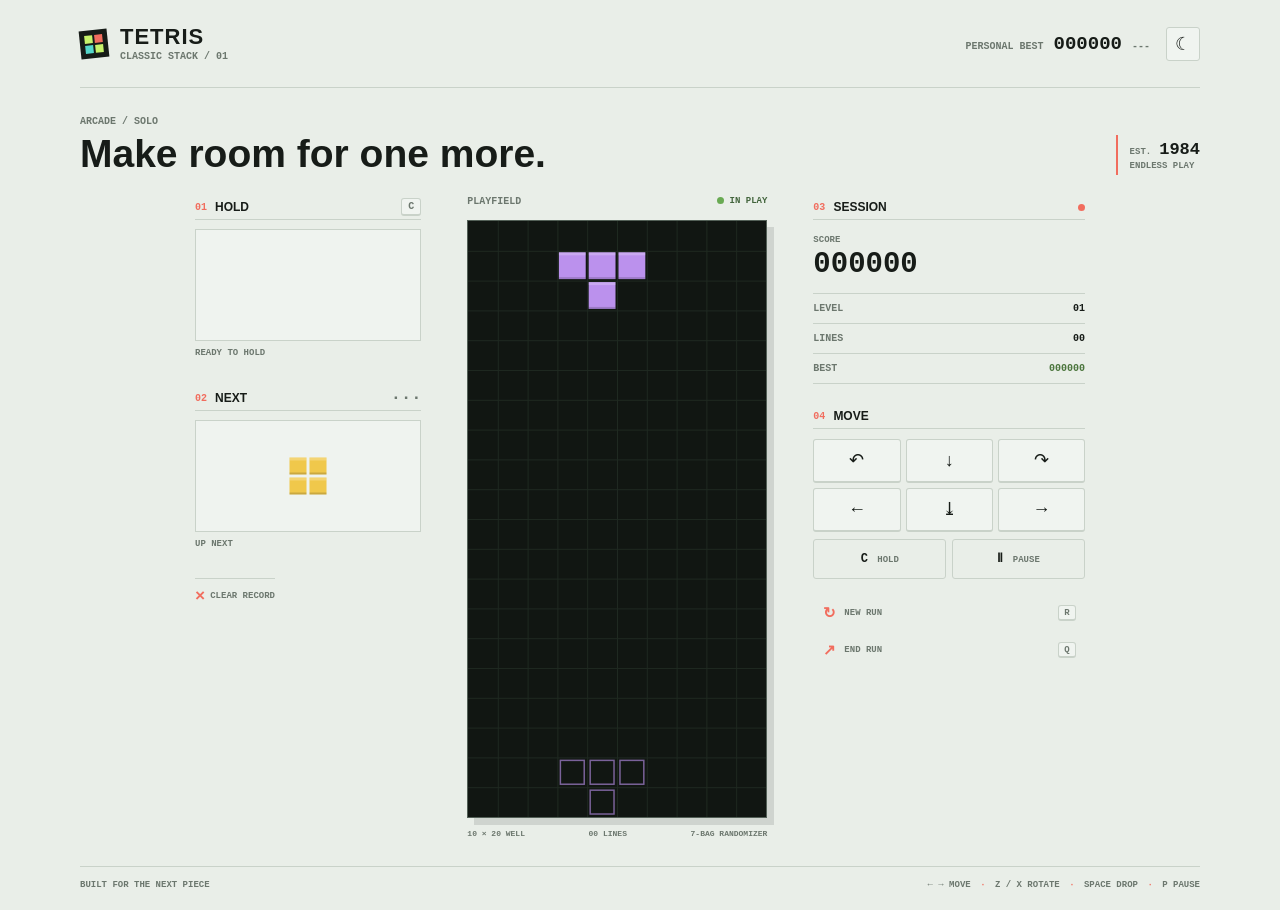
<file: index.html>
<!doctype html>
<html lang="en">
  <head>
    <meta charset="utf-8">
    <meta name="viewport" content="width=device-width, initial-scale=1">
    <meta http-equiv="refresh" content="0; url=./webapp/html/index.html">
    <title>Tetris / Classic Stack</title>
    <script>
      window.location.replace(new URL("./webapp/html/index.html", window.location.href));
    </script>
  </head>
  <body>
    <p>Opening Tetris. <a href="./webapp/html/index.html">Continue to the game</a>.</p>
  </body>
</html>
</file>
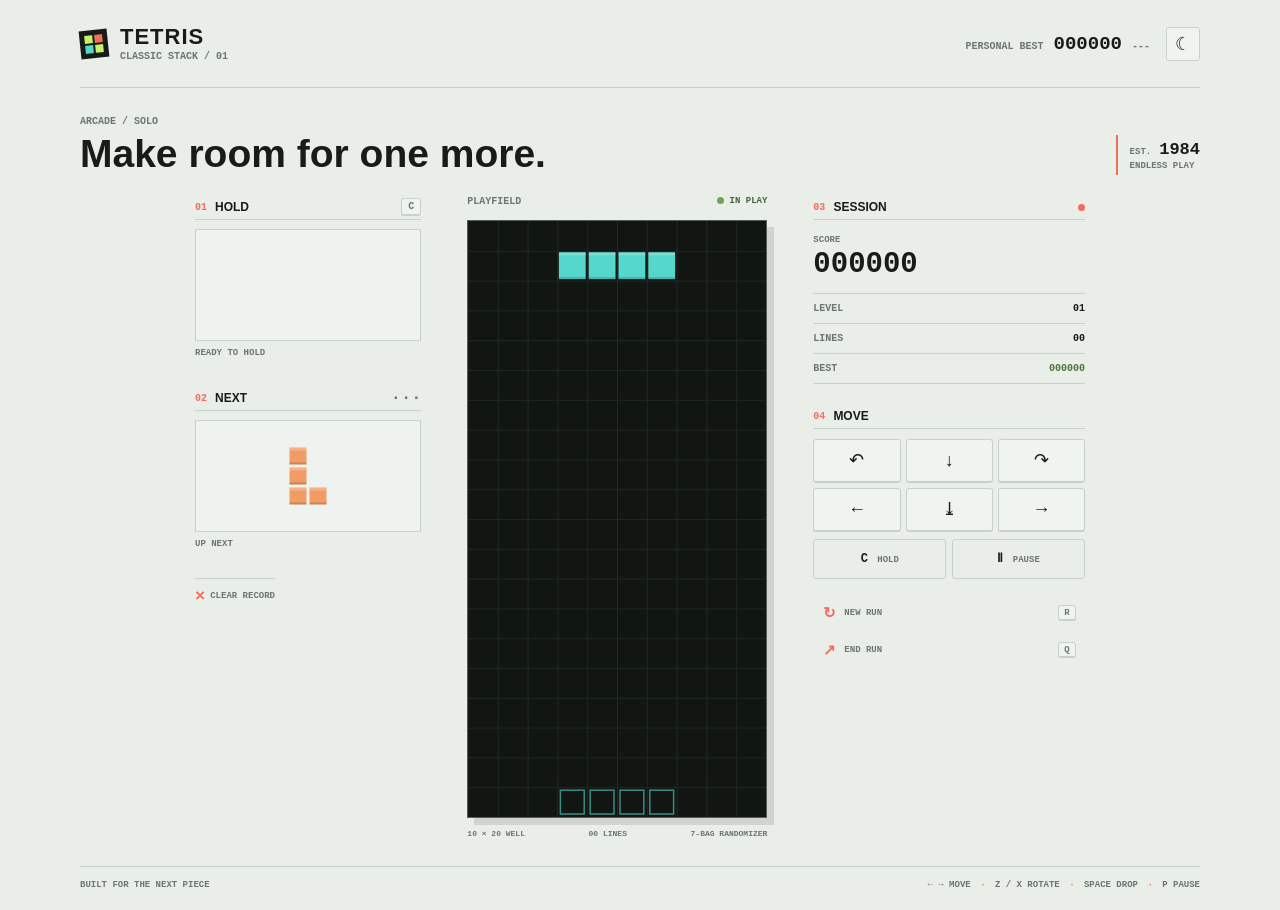
<file: webapp/html/index.html>
<!doctype html>
<html lang="en">
  <head>
    <meta charset="utf-8">
    <meta name="viewport" content="width=device-width, initial-scale=1">
    <meta name="theme-color" content="#e9eee8">
    <title>Tetris / Classic Stack</title>
    <link rel="stylesheet" href="../css/theme.css">
    <link rel="stylesheet" href="../css/layout.css">
    <link rel="stylesheet" href="../css/components.css">
    <link rel="stylesheet" href="../css/responsive.css">
    <script src="../js/config.js" defer></script>
    <script src="../js/storage.js" defer></script>
    <script src="../js/game.js" defer></script>
    <script src="../js/renderer.js" defer></script>
    <script src="../js/theme.js" defer></script>
    <script src="../js/interface.js" defer></script>
    <script src="../js/main.js" defer></script>
  </head>
  <body>
    <div class="page-shell">
      <header class="masthead">
        <a class="brand" href="./" aria-label="Tetris Classic Stack">
          <span class="brand-mark" aria-hidden="true"><i></i><i></i><i></i><i></i></span>
          <span class="brand-copy">
            <span class="brand-name">TETRIS</span>
            <span class="brand-edition">CLASSIC STACK / 01</span>
          </span>
        </a>
        <div class="masthead-tools">
          <div class="record-banner" aria-label="Personal best">
            <span class="eyebrow">PERSONAL BEST</span>
            <strong id="record-score">000000</strong>
            <span id="record-name" class="record-name">---</span>
          </div>
          <button id="theme-toggle" class="theme-toggle" type="button" aria-label="Switch to dark mode" aria-pressed="false" title="Switch to dark mode">☾</button>
        </div>
      </header>

      <main>
        <div class="section-heading">
          <div>
            <p class="eyebrow">ARCADE / SOLO</p>
            <h1>Make room<br class="mobile-break"> for one more.</h1>
          </div>
          <div class="edition-stamp"><span>EST.</span><strong>1984</strong><span>ENDLESS PLAY</span></div>
        </div>

        <section class="game-layout" aria-label="Tetris game">
          <aside class="rail rail-left" aria-label="Piece queue">
            <section class="piece-panel">
              <div class="panel-heading"><span class="panel-index">01</span><h2>HOLD</h2><kbd>C</kbd></div>
              <div class="preview-well"><canvas id="hold-preview" width="120" height="96" aria-label="Held piece"></canvas></div>
              <div id="hold-status" class="panel-foot">READY TO HOLD</div>
            </section>
            <section class="piece-panel next-panel">
              <div class="panel-heading"><span class="panel-index">02</span><h2>NEXT</h2><span class="queue-mark" aria-hidden="true">···</span></div>
              <div class="preview-well"><canvas id="next-preview" width="120" height="96" aria-label="Next piece"></canvas></div>
              <div class="panel-foot">UP NEXT</div>
            </section>
            <button class="text-action" type="button" data-action="clear-record" title="Clear the saved high score">
              <span aria-hidden="true">×</span> CLEAR RECORD
            </button>
          </aside>

          <section class="board-column" aria-label="Playfield">
            <div class="board-heading">
              <span class="eyebrow">PLAYFIELD</span>
              <span id="game-status" class="status-indicator"><i></i> IN PLAY</span>
            </div>
            <div class="board-frame">
              <canvas id="game-board" width="300" height="600" tabindex="0" aria-label="Tetris playfield"></canvas>
              <div id="board-overlay" class="board-overlay" hidden>
                <div class="overlay-copy">
                  <span class="overlay-kicker">CLASSIC STACK</span>
                  <h2 id="overlay-title">PAUSED</h2>
                  <button id="overlay-button" type="button" data-action="resume">RESUME <span aria-hidden="true">→</span></button>
                </div>
              </div>
            </div>
            <div class="board-caption"><span>10 × 20 WELL</span><span id="line-count">00 LINES</span><span>7-BAG RANDOMIZER</span></div>
          </section>

          <aside class="rail rail-right" aria-label="Score and controls">
            <section class="score-panel">
              <div class="panel-heading"><span class="panel-index">03</span><h2>SESSION</h2><span class="live-dot" aria-hidden="true"></span></div>
              <div class="score-block">
                <span class="eyebrow">SCORE</span>
                <strong id="score-value">000000</strong>
              </div>
              <div class="stat-row"><span>LEVEL</span><strong id="level-value">01</strong></div>
              <div class="stat-row"><span>LINES</span><strong id="lines-value">00</strong></div>
              <div class="stat-row highscore-row"><span>BEST</span><strong id="side-record">000000</strong></div>
            </section>

            <section class="control-panel">
              <div class="panel-heading"><span class="panel-index">04</span><h2>MOVE</h2></div>
              <div class="move-controls" aria-label="Move piece">
                <button type="button" class="icon-button" data-action="rotate-left" aria-label="Rotate left" title="Rotate left (Z)">↶</button>
                <button type="button" class="icon-button" data-action="soft-drop" aria-label="Soft drop" title="Soft drop (Down arrow)">↓</button>
                <button type="button" class="icon-button" data-action="rotate-right" aria-label="Rotate right" title="Rotate right (X)">↷</button>
                <button type="button" class="icon-button" data-action="left" aria-label="Move left" title="Move left (Left arrow)">←</button>
                <button type="button" class="icon-button" data-action="hard-drop" aria-label="Hard drop" title="Hard drop (Space)">⤓</button>
                <button type="button" class="icon-button" data-action="right" aria-label="Move right" title="Move right (Right arrow)">→</button>
              </div>
              <div class="utility-controls">
                <button type="button" class="utility-button" data-action="hold" title="Hold piece (C)"><span>C</span> HOLD</button>
                <button type="button" class="utility-button" data-action="pause" title="Pause or resume (P)"><span>Ⅱ</span> PAUSE</button>
              </div>
            </section>

            <section class="session-actions" aria-label="Session actions">
              <button type="button" class="action-button" data-action="restart"><span>↻</span> NEW RUN <kbd>R</kbd></button>
              <button type="button" class="action-button" data-action="quit"><span>↗</span> END RUN <kbd>Q</kbd></button>
            </section>
          </aside>
        </section>
      </main>

      <footer class="page-footer"><span>BUILT FOR THE NEXT PIECE</span><span>← → MOVE <b>·</b> Z / X ROTATE <b>·</b> SPACE DROP <b>·</b> P PAUSE</span></footer>
    </div>

    <dialog id="confirm-dialog" class="dialog-shell">
      <div class="dialog-content">
        <span class="eyebrow">ARE YOU SURE?</span>
        <h2 id="confirm-title">NEW RUN?</h2>
        <p id="confirm-message">Your current run will be lost.</p>
        <div class="dialog-actions">
          <button type="button" class="quiet-button" data-dialog-cancel>KEEP PLAYING</button>
          <button type="button" class="primary-button" id="confirm-accept">CONFIRM <span aria-hidden="true">→</span></button>
        </div>
      </div>
    </dialog>

    <dialog id="record-dialog" class="dialog-shell">
      <form id="record-form" class="dialog-content">
        <span class="eyebrow">NEW PERSONAL BEST</span>
        <h2>Put your name on it.</h2>
        <label class="name-label" for="record-input">NAME</label>
        <input id="record-input" name="name" type="text" maxlength="31" autocomplete="nickname" placeholder="Your name" aria-describedby="record-points">
        <p id="record-points" class="record-points">SCORE <strong id="record-points-value">000000</strong></p>
        <div class="dialog-actions">
          <button type="button" class="quiet-button" data-skip-record>SKIP</button>
          <button type="submit" class="primary-button">SAVE RECORD <span aria-hidden="true">→</span></button>
        </div>
      </form>
    </dialog>
  </body>
</html>
</file>
<file: webapp/css/theme.css>
:root {
  color-scheme: light;
  --paper: #e9eee8;
  --paper-deep: #dfe6de;
  --ink: #171c18;
  --muted: #6c776e;
  --line: #c9d2c9;
  --board: #111612;
  --board-grid: #202a22;
  --acid: #c7f36b;
  --coral: #f16d5e;
  --cyan: #55d7cb;
  --pattern: #a9b7aa;
  --surface: rgba(255,255,255,.28);
  --button-surface: rgba(255,255,255,.32);
  --key-surface: rgba(255,255,255,.35);
  --button-hover: #f7f9f4;
  --hover-border: #829282;
  --status-text: #42643c;
  --status-dot: #69aa53;
  --record-accent: #4c763e;
  --frame-border: #536057;
  --shadow: rgba(23,28,24,.12);
  --dialog-border: #89968a;
  --dialog-shadow: rgba(23,28,24,.2);
  --input-surface: rgba(255,255,255,.55);
  --font-ui: "Trebuchet MS", "Gill Sans", sans-serif;
  --font-mono: "Courier New", monospace;
}

[data-theme="dark"] {
  color-scheme: dark;
  --paper: #151b17;
  --paper-deep: #202923;
  --ink: #edf2e9;
  --muted: #a2ada0;
  --line: #354239;
  --pattern: #263329;
  --surface: rgba(236,242,233,.035);
  --button-surface: rgba(236,242,233,.055);
  --key-surface: rgba(236,242,233,.06);
  --button-hover: #28332b;
  --hover-border: #81937f;
  --status-text: #a7dc61;
  --status-dot: #a7dc61;
  --record-accent: #a7dc61;
  --frame-border: #526052;
  --shadow: rgba(0,0,0,.28);
  --dialog-border: #4c5b4d;
  --dialog-shadow: rgba(0,0,0,.4);
  --input-surface: rgba(0,0,0,.22);
}

* { box-sizing: border-box; }

body {
  min-width: 0;
  min-height: 100vh;
  margin: 0;
  color: var(--ink);
  background-color: var(--paper);
  background-image: radial-gradient(var(--pattern) 0.7px, transparent 0.7px);
  background-size: 18px 18px;
  font-family: var(--font-ui);
}

button, input { font: inherit; }
button { color: inherit; }
button:focus-visible, a:focus-visible, input:focus-visible, canvas:focus-visible {
  outline: 3px solid var(--coral);
  outline-offset: 3px;
}

@media (prefers-reduced-motion: reduce) {
  *, *::before, *::after { scroll-behavior: auto !important; animation-duration: .01ms !important; animation-iteration-count: 1 !important; }
}
</file>
<file: webapp/css/layout.css>
.page-shell { width: min(1120px, calc(100% - 56px)); margin: 0 auto; }
.masthead { display: flex; align-items: center; justify-content: space-between; min-height: 88px; border-bottom: 1px solid var(--line); }
.brand { display: inline-flex; gap: 12px; align-items: center; color: inherit; text-decoration: none; }
.brand-copy { display: grid; gap: 3px; }
.masthead-tools { display: flex; align-items: center; gap: 16px; }
.record-banner { display: flex; align-items: baseline; gap: 10px; }
.section-heading { display: flex; align-items: end; justify-content: space-between; padding: 28px 0 21px; }
.mobile-break { display: none; }
.game-layout { display: grid; grid-template-columns: minmax(140px, 1fr) 300px minmax(190px, 1.2fr); gap: clamp(20px, 4vw, 46px); align-items: start; max-width: 890px; margin: 0 auto; }
.rail { min-width: 0; }
.board-column { width: 300px; }
.board-heading { display: flex; height: 24px; align-items: flex-start; justify-content: space-between; }
.board-frame { position: relative; width: 300px; overflow: hidden; }
.board-caption { display: flex; justify-content: space-between; padding-top: 11px; }
.page-footer { display: flex; justify-content: space-between; gap: 12px; margin-top: 28px; padding: 13px 0 20px; border-top: 1px solid var(--line); }

@media (max-width: 820px) {
  .page-shell { width: min(720px, calc(100% - 36px)); }
  .game-layout { grid-template-columns: minmax(0, 1fr) minmax(170px, .8fr); gap: 24px; max-width: 610px; }
  .board-column { grid-column: 1; grid-row: 1 / span 2; justify-self: end; }
  .rail-left { grid-column: 2; grid-row: 1; }
  .rail-right { grid-column: 2; grid-row: 2; }
  .page-footer { margin-top: 23px; }
}

@media (max-width: 560px) {
  .page-shell { width: min(440px, calc(100% - 28px)); }
  .masthead { min-height: 70px; }
  .masthead-tools { gap: 7px; }
  .section-heading { padding: 22px 0 17px; }
  .mobile-break { display: initial; }
  .game-layout { display: flex; flex-direction: column; align-items: center; gap: 16px; }
  .board-column { order: 1; width: min(300px, calc(100vw - 42px)); }
  .board-frame { width: 100%; }
  .rail-left { order: 2; display: grid; width: 100%; grid-template-columns: 1fr 1fr; column-gap: 14px; align-items: start; }
  .rail-right { order: 3; display: grid; width: 100%; grid-template-columns: 1fr 1fr; gap: 14px; align-items: start; }
  .session-actions { grid-column: 1 / -1; grid-template-columns: 1fr 1fr; }
  .page-footer { flex-direction: column; align-items: center; gap: 7px; margin-top: 18px; padding-bottom: 15px; text-align: center; }
}
</file>
<file: webapp/css/components.css>
.brand-mark { display: grid; grid-template-columns: repeat(2, 8px); grid-template-rows: repeat(2, 8px); gap: 2px; padding: 5px; background: var(--ink); transform: rotate(-6deg); }
.brand-mark i { background: var(--acid); }
.brand-mark i:nth-child(2) { background: var(--coral); }
.brand-mark i:nth-child(3) { background: var(--cyan); }
.brand-name { font-size: 22px; font-weight: 900; letter-spacing: 1px; line-height: 1; }
.brand-edition, .eyebrow, .panel-index, .panel-foot, .board-caption, .page-footer, .status-indicator, .record-name {
  font-family: var(--font-mono);
  font-size: 10px;
  font-weight: 700;
  letter-spacing: 0;
}
.brand-edition, .record-name { color: var(--muted); }
.record-banner .eyebrow { color: var(--muted); }
.record-banner strong { font-family: var(--font-mono); font-size: 19px; }
.theme-toggle { display: grid; width: 34px; height: 34px; flex: 0 0 auto; place-items: center; border: 1px solid var(--line); border-radius: 3px; background: var(--button-surface); color: var(--ink); font-size: 18px; line-height: 1; cursor: pointer; }
.theme-toggle:hover { border-color: var(--hover-border); background: var(--button-hover); }

.eyebrow { margin: 0; color: var(--muted); }
h1 { margin: 7px 0 0; font-size: clamp(25px, 3.6vw, 39px); line-height: 1.04; letter-spacing: 0; font-weight: 900; }
.edition-stamp { display: grid; grid-template-columns: auto auto; column-gap: 8px; align-items: baseline; padding: 5px 0 4px 12px; border-left: 2px solid var(--coral); font: 700 9px var(--font-mono); color: var(--muted); }
.edition-stamp strong { grid-row: span 2; grid-column: 2; font-size: 17px; color: var(--ink); }
.edition-stamp span:last-child { grid-column: 1 / -1; padding-top: 2px; }

.panel-heading { display: flex; align-items: center; gap: 8px; min-height: 24px; border-bottom: 1px solid var(--line); }
.panel-index { color: var(--coral); }
.panel-heading h2 { margin: 0; font-size: 12px; line-height: 1; letter-spacing: 0; font-weight: 900; }
.panel-heading kbd { margin-left: auto; }
kbd { display: inline-grid; min-width: 20px; height: 18px; place-items: center; border: 1px solid var(--line); border-bottom-width: 2px; border-radius: 3px; color: var(--muted); background: var(--key-surface); font: 700 10px var(--font-mono); }
.piece-panel { margin-bottom: 24px; }
.preview-well { display: grid; min-height: 112px; place-items: center; margin-top: 9px; border: 1px solid var(--line); background: var(--surface); }
.preview-well canvas { display: block; width: 120px; max-width: 100%; height: 96px; }
.panel-foot { min-height: 22px; padding-top: 7px; color: var(--muted); font-size: 9px; }
.queue-mark { margin-left: auto; font: 700 17px var(--font-mono); color: var(--muted); line-height: 10px; }
.text-action { display: inline-flex; align-items: center; gap: 5px; padding: 8px 0; border: 0; border-top: 1px solid var(--line); background: transparent; color: var(--muted); font: 700 9px var(--font-mono); cursor: pointer; }
.text-action span { color: var(--coral); font-size: 17px; }
.text-action:hover { color: var(--ink); }

.status-indicator { display: inline-flex; align-items: center; gap: 6px; color: var(--status-text); font-size: 9px; }
.status-indicator i, .live-dot { display: inline-block; width: 7px; height: 7px; border-radius: 50%; background: var(--status-dot); }
.board-frame { border: 1px solid var(--frame-border); background: var(--board); box-shadow: 7px 7px 0 var(--shadow); }
#game-board { display: block; width: 100%; height: auto; aspect-ratio: 1 / 2; }
.board-overlay { position: absolute; inset: 0; display: grid; place-items: center; background: rgba(10, 15, 11, .76); color: #f2f5ed; text-align: center; }
.board-overlay[hidden] { display: none; }
.overlay-copy { display: grid; justify-items: center; gap: 10px; }
.overlay-kicker { color: var(--acid); font: 700 9px var(--font-mono); }
.overlay-copy h2 { margin: 0; font-size: 28px; font-weight: 900; }
.overlay-copy button { padding: 9px 13px; border: 0; background: var(--acid); color: var(--ink); font: 900 10px var(--font-mono); cursor: pointer; }
.overlay-copy button span { margin-left: 8px; }
.board-caption { color: var(--muted); font-size: 8px; }

.score-panel { margin-bottom: 21px; }
.score-panel .panel-heading { margin-bottom: 15px; }
.live-dot { margin-left: auto; background: var(--coral); }
.score-block { display: grid; gap: 3px; padding: 0 0 12px; border-bottom: 1px solid var(--line); }
.score-block .eyebrow { font-size: 9px; }
.score-block strong { font: 700 29px var(--font-mono); letter-spacing: 0; }
.stat-row { display: flex; justify-content: space-between; padding: 9px 0; border-bottom: 1px solid var(--line); font: 700 10px var(--font-mono); }
.stat-row span { color: var(--muted); }
.highscore-row strong { color: var(--record-accent); }
.control-panel { margin-bottom: 19px; }
.control-panel .panel-heading { margin-bottom: 10px; }
.move-controls { display: grid; grid-template-columns: repeat(3, 1fr); gap: 5px; touch-action: none; user-select: none; }
.icon-button { display: grid; min-height: 44px; place-items: center; border: 1px solid var(--line); border-bottom-width: 2px; border-radius: 3px; background: var(--button-surface); font-size: 18px; line-height: 1; cursor: pointer; touch-action: none; user-select: none; }
.icon-button:hover, .utility-button:hover { border-color: var(--hover-border); background: var(--button-hover); }
.utility-controls { display: grid; grid-template-columns: 1fr 1fr; gap: 6px; margin-top: 7px; }
.utility-button { min-height: 40px; padding: 0 5px; border: 1px solid var(--line); border-radius: 3px; background: transparent; color: var(--muted); font: 700 9px var(--font-mono); cursor: pointer; }
.utility-button span { padding-right: 4px; color: var(--ink); font-size: 12px; }
.session-actions { display: grid; gap: 6px; }
.action-button { display: flex; align-items: center; gap: 8px; min-height: 31px; padding: 0 8px; border: 1px solid transparent; background: transparent; color: var(--muted); text-align: left; font: 700 9px var(--font-mono); cursor: pointer; }
.action-button > span { width: 14px; color: var(--coral); font-size: 15px; text-align: center; }
.action-button kbd { margin-left: auto; height: 16px; min-width: 18px; font-size: 9px; }
.action-button:hover { border-color: var(--line); color: var(--ink); }

.page-footer { color: var(--muted); font-size: 9px; }
.page-footer b { padding: 0 4px; color: var(--coral); }
.dialog-shell { width: min(420px, calc(100% - 32px)); padding: 0; border: 1px solid var(--dialog-border); background: var(--paper); color: var(--ink); box-shadow: 9px 9px 0 var(--dialog-shadow); }
.dialog-shell::backdrop { background: rgba(17,22,18,.68); backdrop-filter: blur(2px); }
.dialog-content { padding: 25px; }
.dialog-content h2 { margin: 7px 0 8px; font-size: 25px; font-weight: 900; }
.dialog-content p { margin: 0; color: var(--muted); font-size: 13px; line-height: 1.5; }
.dialog-actions { display: flex; justify-content: flex-end; gap: 8px; margin-top: 24px; }
.quiet-button, .primary-button { min-height: 38px; padding: 0 12px; border: 1px solid var(--line); font: 700 10px var(--font-mono); cursor: pointer; }
.quiet-button { background: transparent; color: var(--muted); }
.primary-button { border-color: var(--ink); background: var(--ink); color: var(--paper); }
.primary-button span { padding-left: 8px; color: var(--acid); }
.name-label { display: block; margin: 19px 0 5px; color: var(--muted); font: 700 9px var(--font-mono); }
.name-label + input { width: 100%; height: 42px; padding: 0 10px; border: 1px solid var(--line); background: var(--input-surface); color: var(--ink); font-size: 14px; }
.record-points { display: flex; justify-content: space-between; margin-top: 10px !important; font: 700 10px var(--font-mono); }
.record-points strong { color: var(--ink); }
</file>
<file: webapp/css/responsive.css>
@media (max-width: 820px) {
  .piece-panel { margin-bottom: 13px; }
  .preview-well { min-height: 90px; }
  .preview-well canvas { height: 78px; }
}

@media (max-width: 560px) {
  .brand-mark { transform: scale(.9) rotate(-6deg); }
  .brand-name { font-size: 19px; }
  .brand-edition { font-size: 8px; }
  .record-banner { gap: 6px; }
  .record-banner .eyebrow { max-width: 55px; font-size: 8px; line-height: 1.15; }
  .record-banner strong { font-size: 15px; }
  .record-name { display: none; }
  .section-heading { display: none; }
  .game-layout {
    display: grid;
    grid-template-columns: minmax(0, 1fr) 80px;
    grid-template-areas:
      "stats stats"
      "board hold"
      "board next"
      "controls controls"
      "clear clear"
      "actions actions";
    gap: 8px;
    align-items: start;
    max-width: none;
  }
  .rail-left, .rail-right { display: contents; }
  .score-panel {
    grid-area: stats;
    display: grid;
    grid-template-columns: repeat(4, minmax(0, 1fr));
    gap: 5px;
    width: 100%;
    margin: 0;
  }
  .score-panel .panel-heading { display: none; }
  .score-block { gap: 2px; padding: 0; border: 0; }
  .score-block .eyebrow, .stat-row span { font-size: 8px; }
  .score-block strong, .stat-row strong { font-size: 11px; }
  .stat-row { display: grid; justify-content: start; gap: 2px; padding: 0; border: 0; }
  .board-column { grid-area: board; width: auto; min-width: 0; justify-self: stretch; }
  .board-frame { width: 100%; }
  .board-heading { height: 20px; }
  .board-caption { justify-content: center; flex-wrap: wrap; gap: 2px 8px; font-size: 7px; }
  .control-panel { grid-area: controls; width: auto; margin: 0; }
  .control-panel .panel-heading { justify-content: center; min-height: 20px; margin-bottom: 6px; }
  .control-panel .panel-index { display: none; }
  .move-controls { grid-template-columns: repeat(3, minmax(0, 1fr)); gap: 4px; }
  .icon-button { min-height: 48px; padding: 0; font-size: 17px; }
  .utility-controls { grid-template-columns: repeat(2, minmax(0, 1fr)); gap: 6px; margin-top: 5px; }
  .utility-button { min-height: 44px; padding: 0 5px; font-size: 9px; }
  .utility-button span { padding-right: 4px; font-size: 12px; }
  .rail-left > .piece-panel:first-child { grid-area: hold; }
  .rail-left > .next-panel { grid-area: next; }
  .rail-left > .text-action { grid-area: clear; margin-top: 0; }
  .piece-panel { margin: 0; }
  .piece-panel .panel-index, .piece-panel kbd, .queue-mark { display: none; }
  .piece-panel .panel-heading { gap: 4px; }
  .piece-panel .panel-heading h2 { font-size: 10px; }
  .preview-well { min-height: 77px; margin-top: 6px; }
  .preview-well canvas { height: 68px; }
  .panel-foot { padding-top: 5px; }
  .session-actions { grid-area: actions; grid-template-columns: 1fr 1fr; }
  .action-button { min-height: 40px; }
  .page-footer { flex-direction: column; align-items: center; gap: 7px; margin-top: 18px; padding-bottom: 15px; font-size: 8px; text-align: center; }
}
</file>
